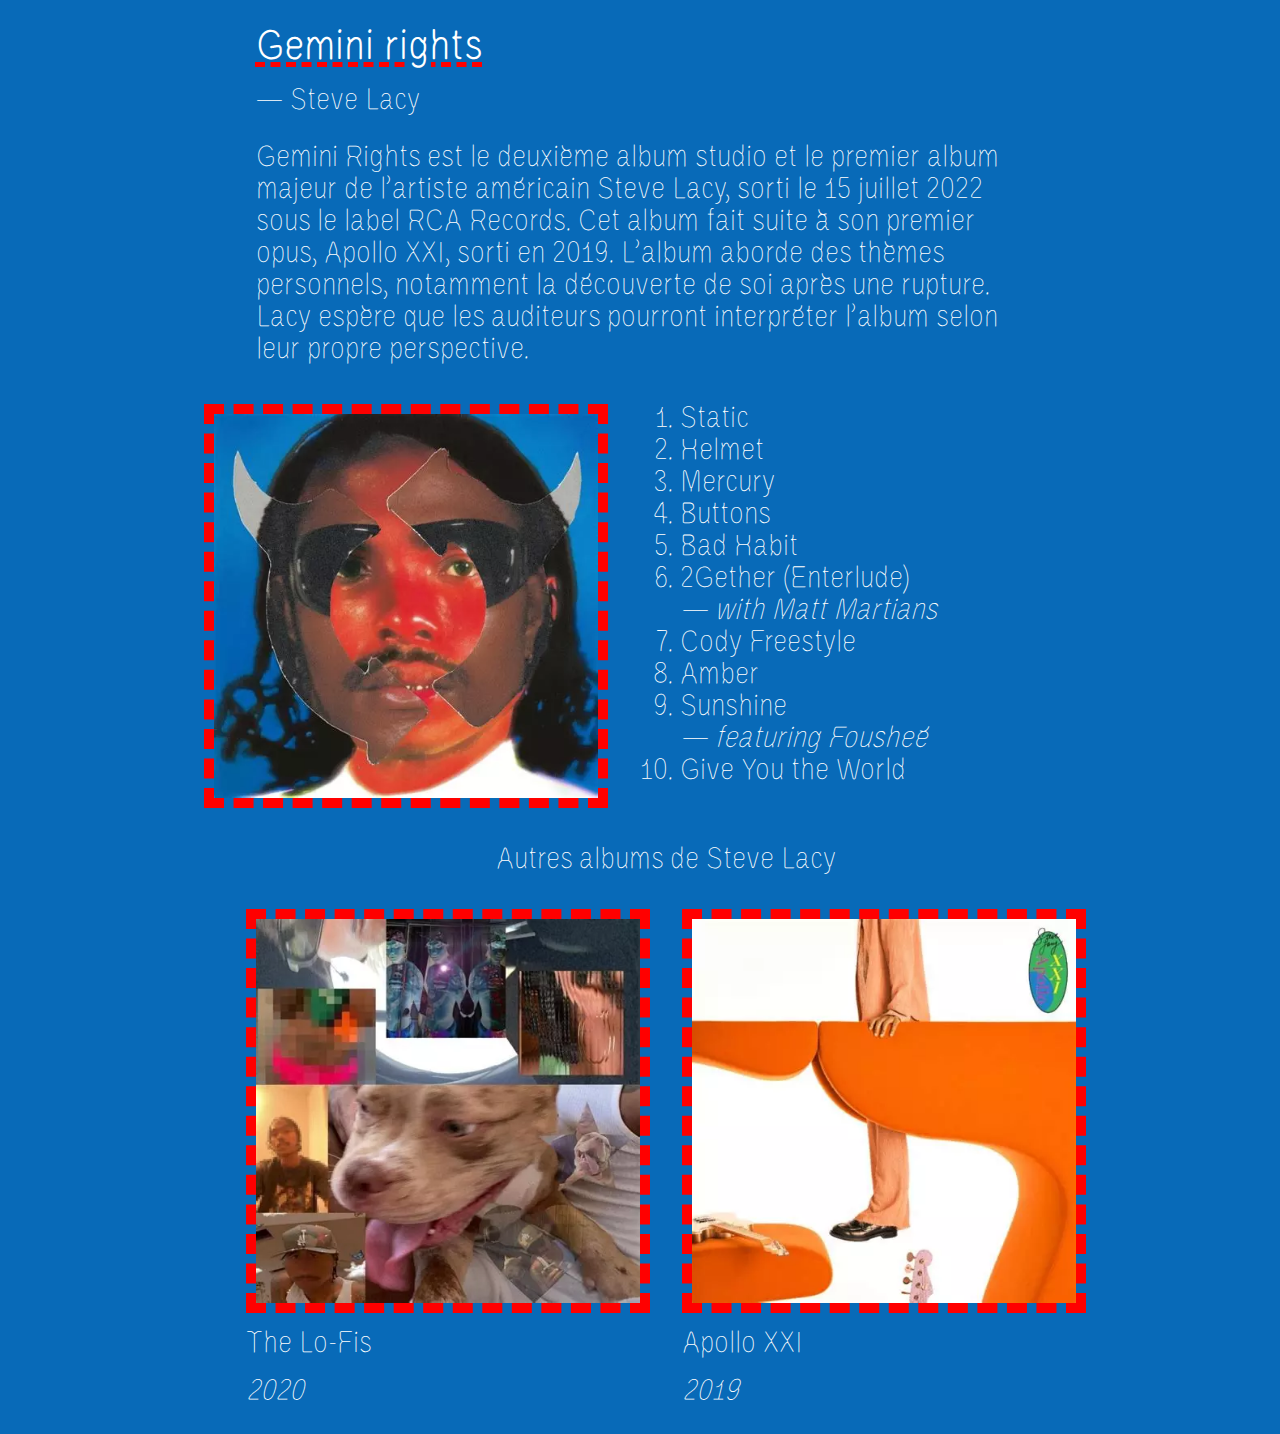
<file: index.html>
<!DOCTYPE html>
<html lang="fr">
  <head>
    <meta charset="UTF-8" />
    <meta name="viewport" content="width=device-width, initial-scale=1.0" />
    <title>Steve Lacy</title>
    <link rel="stylesheet" href="reset.css" />
    <link rel="stylesheet" href="style.css" />
  </head>
  <body>
    <header>
      <div id="titles">
    <h1>Gemini rights</h1>
    <h2>— Steve Lacy</h2>
  </div>
    <p>
      Gemini Rights est le deuxième album studio et le premier album majeur de
      l'artiste américain Steve Lacy, sorti le 15 juillet 2022 sous le label RCA
      Records. Cet album fait suite à son premier opus, Apollo XXI, sorti en
      2019. L'album aborde des thèmes personnels, notamment la découverte de soi
      après une rupture. Lacy espère que les auditeurs pourront interpréter
      l'album selon leur propre perspective.
    </p>
  </header>
    <section id="gemini">
    <img
    src="assets/gemini-rights.webp"
    alt="Pochette d'album Gemini rights de Steve Lacy"
  />
    <ol type="1">
      <li>Static</li>
      <li>Helmet</li>
      <li>Mercury</li>
      <li>Buttons</li>
      <li>Bad Habit</li>
      <li>2Gether (Enterlude) <br/><i>— with Matt Martians</i></li>
      <li>Cody Freestyle</li>
      <li>Amber</li>
      <li>Sunshine <br/><i>— featuring Fousheé</i></li>
      <li>Give You the World</li>
    </ol>
  </section>
  <section id="other">
    Autres albums de Steve Lacy
    <ul>
      <li>
        <a href="lo-fis.html">
          <img src="assets/lo-fis.webp" alt="pochette d'album Lo-fis de Steve lacy">
          The Lo-Fis <span class="italic">2020</span></a>
      </li>

      <li>
        <a href="apolloxxi.html">
          <img src="assets/apollo.webp" alt="pochette d'album Apollo XXI de Steve lacy">
          Apollo XXI <span class="italic">2019</span></a>
      </li>
    </ul>
  </section>
  </body>
</html>
</file>
<file: style.css>
@font-face {
    font-family: 'Velvelyne Book';
    src: url('assets/Velvelyne-Book.woff2') format('woff2');
}

@font-face {
    font-family: 'Velvelyne Light';
    src: url('assets/Velvelyne-Light.woff2') format('woff2');
}

body{
    margin: 2%;
}

header{
    display: flex;
    flex-direction: column;
    width: 100%;
    margin-left: 18vw;
}

#titles{
    display: flex;
    flex-direction: column;
    gap: 1rem;
}

h1 {
    font-family: 'Velvelyne Book';
    font-size: 3.5vw;
    text-decoration: underline dashed red 5px;
}

h2{
    font-size: 2.5vw;
}

header p{
    margin-top: 2%;
    width: 60vw;
}

body{
    font-family: 'Velvelyne Light', monospace;
    background-color: #086ab8;
    color: white;
    font-size: 2.5vw;
}

section{
    margin-top: 3%;
    display: flex;
    justify-content: center;
    align-items: flex-start;
    font-size: 2.5vw;
    gap: 1em;
    width: 100vw;

}

img{
    border: 10px dashed red;
    object-fit: cover;
    width: 30vw;
    height: 100%;
}

#gemini ol{
    margin: 0;
    width: 35vw;
}

#other{
    flex-direction: column;
    align-items: center;
}

ul{
    display: flex;
    flex-direction: row;
    gap: 1em;
}

#other a{
    display: flex;
    flex-direction: column;
    color: white;
    gap: 1rem;
}

.italic{
    font-style: italic;
}
</file>
